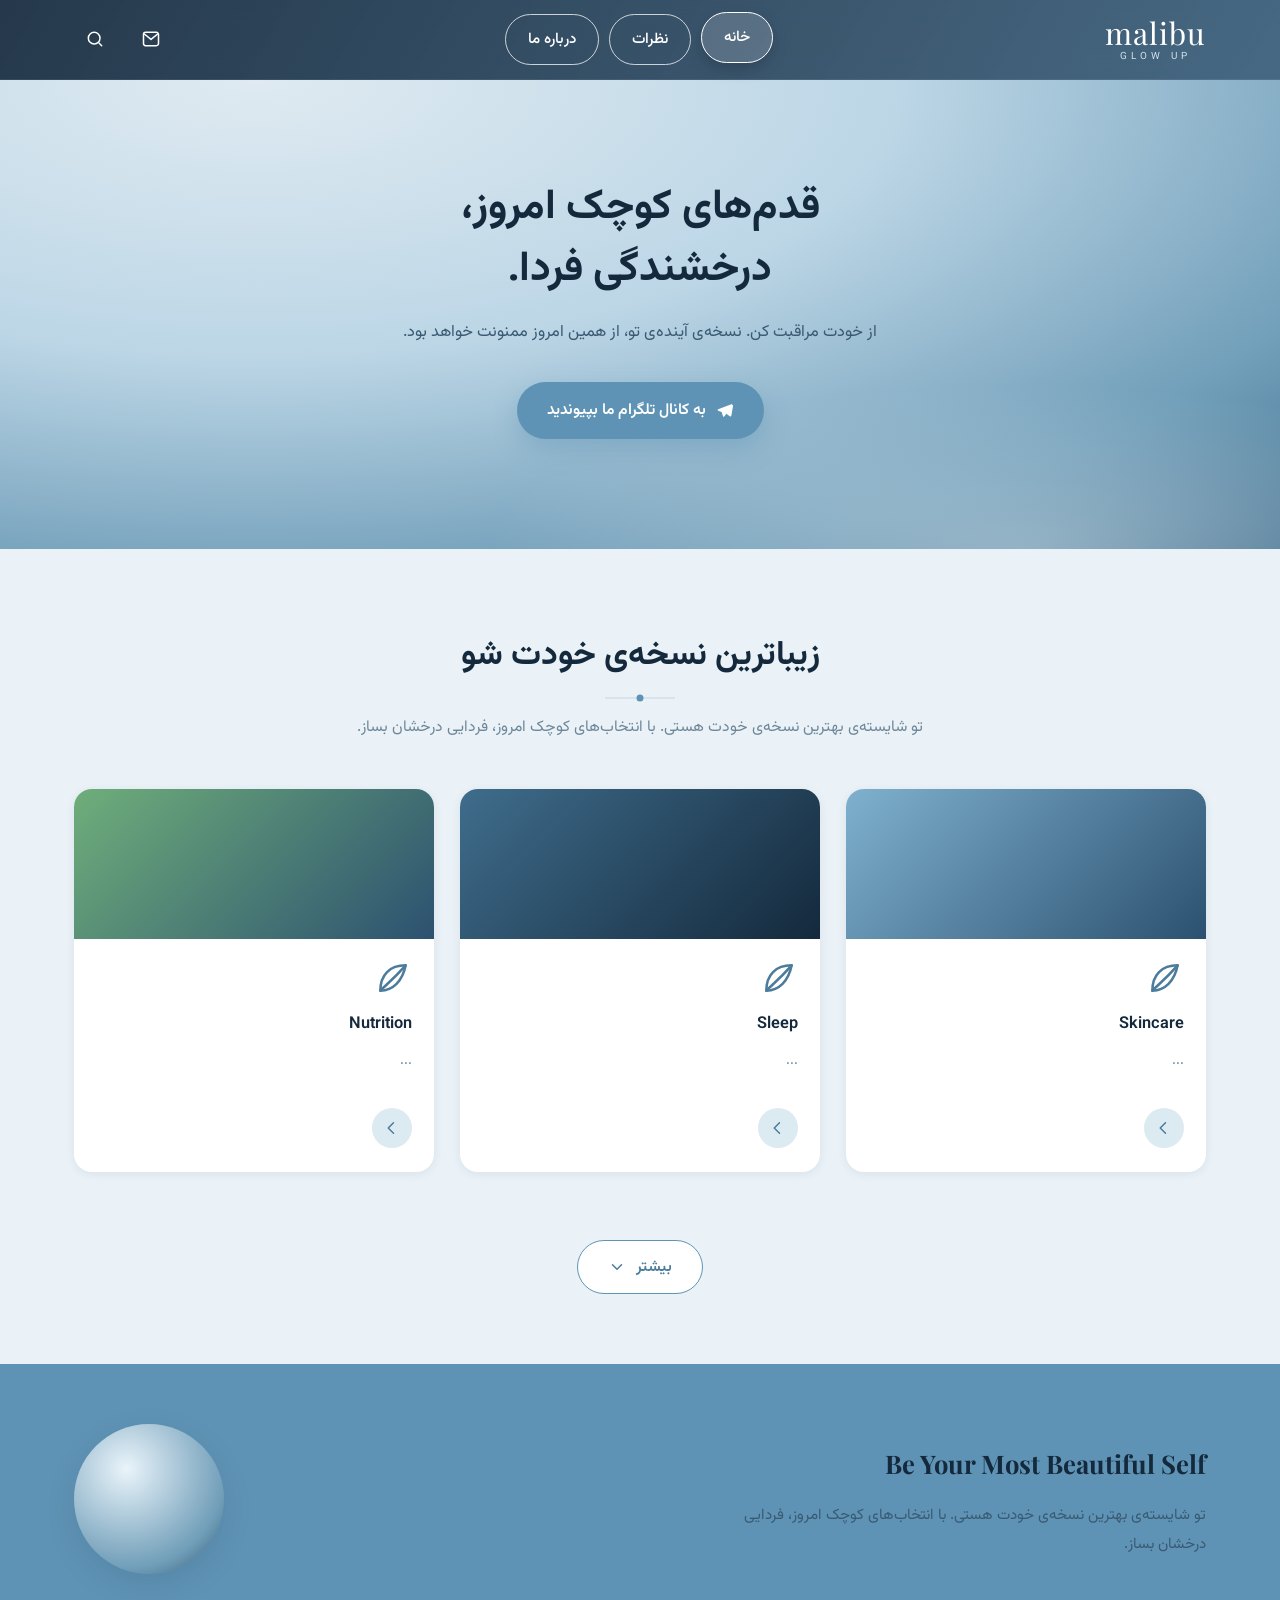
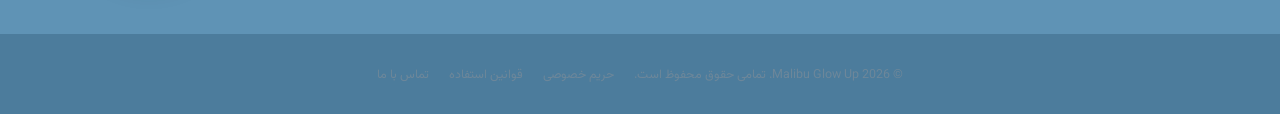
<file: index.html>
<!DOCTYPE html>
<html lang="fa" dir="rtl">
<head>
<meta charset="UTF-8">
<meta name="viewport" content="width=device-width, initial-scale=1.0">
<title>Malibu Glow Up | مینیمال گلواپ</title>
<link rel="stylesheet" href="style.css">
</head>
<body data-active-nav="home">

  <div id="site-header-mount"></div>

  <!-- HERO -->
  <section class="hero">
    <div class="hero-content">
      <h1>قدم‌های کوچک امروز،<br>درخشندگی فردا.</h1>
      <p>از خودت مراقبت کن. نسخه‌ی آینده‌ی تو، از همین امروز ممنونت خواهد بود.</p>
      <a class="btn btn-primary" href="https://t.me/betians" target="_blank" rel="noopener">
        <svg viewBox="0 0 24 24" fill="currentColor"><path d="M21.9 4.3c.2-.9-.6-1.6-1.5-1.3L2.9 9.7c-.9.3-.9 1.6 0 2l4.6 1.5 1.8 5.7c.3.9 1.5 1 2 .2l2.5-3.5 4.6 3.4c.8.6 2 .1 2.1-.9l2.4-13.8Z"/></svg>
        به کانال تلگرام ما بپیوندید
      </a>
    </div>
  </section>

  <!-- TOPICS -->
  <section class="section">
    <div class="container">
      <div class="section-heading reveal-el">
        <h2>زیباترین نسخه‌ی خودت شو</h2>
        <div class="divider"></div>
        <p>تو شایسته‌ی بهترین نسخه‌ی خودت هستی. با انتخاب‌های کوچک امروز، فردایی درخشان بساز.</p>
      </div>

      <div class="topics-grid" id="topics-primary"></div>
      <div class="topics-extra" id="topics-extra"></div>
    </div>
      <div class="more-wrap">
        <button class="btn btn-outline" id="more-toggle"></button>
      </div>
  </section>

  <!-- CLOSING BAND -->
  <section class="closing-band">
    <div class="container">
      <div class="closing-inner">
        <div class="closing-text reveal-el">
          <h3>Be Your Most Beautiful Self</h3>
          <div class="divider"></div>
          <p>تو شایسته‌ی بهترین نسخه‌ی خودت هستی. با انتخاب‌های کوچک امروز، فردایی درخشان بساز.</p>
        </div>
        <div class="closing-photo reveal-el"></div>
      </div>
    </div>
  </section>

  <div id="site-footer-mount"></div>

  <script src="topics-data.js"></script>
  <script src="header-footer.js"></script>
  <script src="main.js"></script>
  <script src="home-page.js"></script>
</body>
</html>
</file>
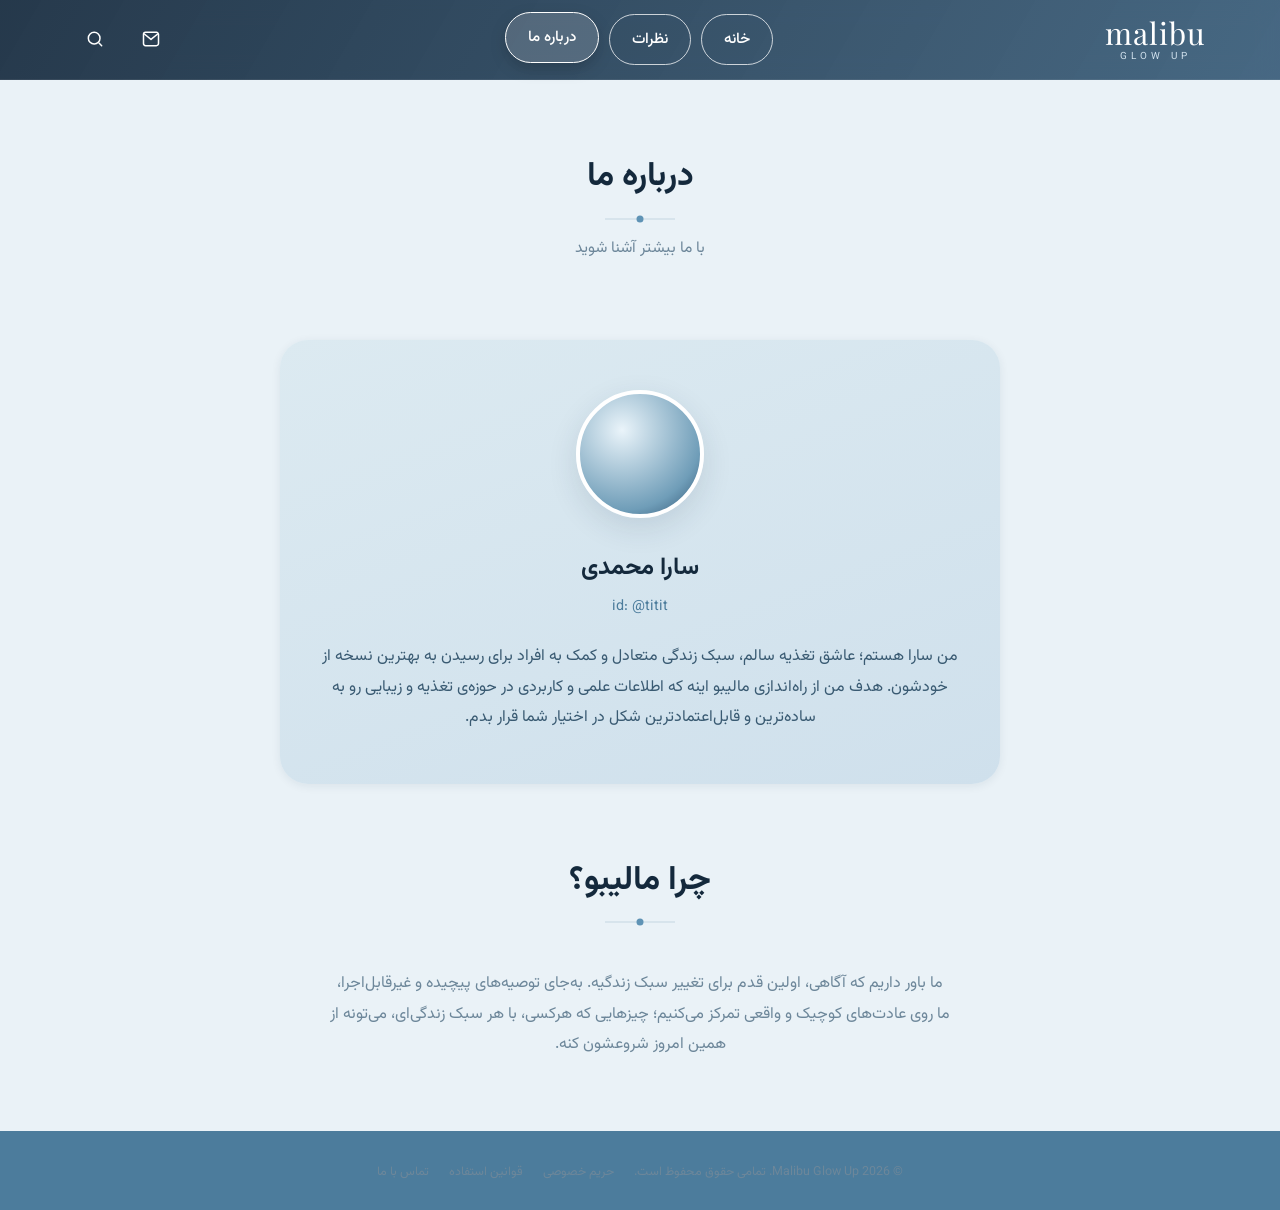
<file: about.html>
<!DOCTYPE html>
<html lang="fa" dir="rtl">
<head>
<meta charset="UTF-8">
<meta name="viewport" content="width=device-width, initial-scale=1.0">
<title>درباره ما | Malibu Glow Up</title>
<link rel="stylesheet" href="style.css">
</head>
<body data-active-nav="about">

  <div id="site-header-mount"></div>

  <section class="about-hero">
    <div class="container">
      <div class="section-heading reveal-el">
        <h2>درباره ما</h2>
        <div class="divider"></div>
        <p>با ما بیشتر آشنا شوید</p>
      </div>
    </div>
  </section>

  <div class="container">
    <div class="about-card reveal-el">
      <div class="about-avatar"></div>
      <h3>سارا محمدی</h3>
      <div class="role">id: @titit</div>
      <p>
        من سارا هستم؛ عاشق تغذیه سالم، سبک زندگی متعادل و کمک به افراد برای رسیدن به بهترین نسخه از خودشون.
        هدف من از راه‌اندازی مالیبو اینه که اطلاعات علمی و کاربردی در حوزه‌ی تغذیه و زیبایی رو به ساده‌ترین
        و قابل‌اعتمادترین شکل در اختیار شما قرار بدم.
      </p>
    </div>
  </div>

  <section class="about-why">
    <div class="container">
      <div class="section-heading reveal-el">
        <h2>چرا مالیبو؟</h2>
        <div class="divider"></div>
      </div>
      <p class="reveal-el">
        ما باور داریم که آگاهی، اولین قدم برای تغییر سبک زندگیه. به‌جای توصیه‌های پیچیده و غیرقابل‌اجرا،
        ما روی عادت‌های کوچیک و واقعی تمرکز می‌کنیم؛ چیزهایی که هرکسی، با هر سبک زندگی‌ای، می‌تونه از همین
        امروز شروعشون کنه.
      </p>
    </div>
  </section>

  <div id="site-footer-mount"></div>

  <script src="topics-data.js"></script>
  <script src="header-footer.js"></script>
  <script src="main.js"></script>
</body>
</html>
</file>
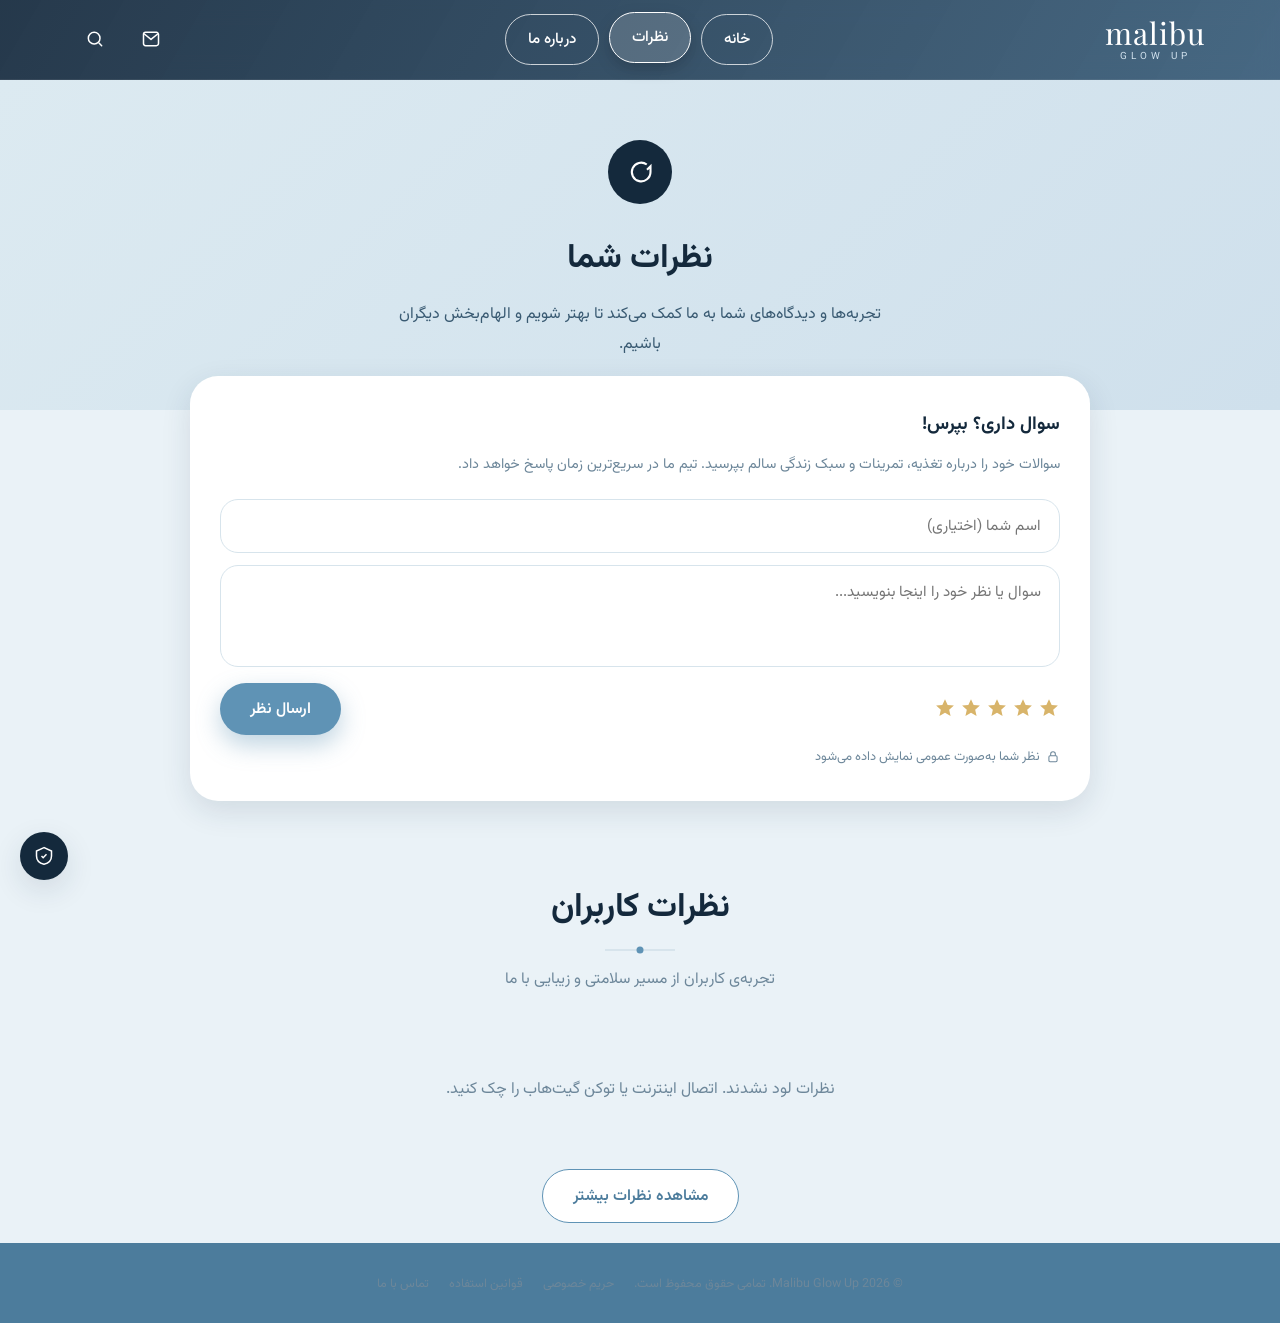
<file: comments.html>
<!DOCTYPE html>
<html lang="fa" dir="rtl">
<head>
<meta charset="UTF-8">
<meta name="viewport" content="width=device-width, initial-scale=1.0">
<title>نظرات شما | Malibu Glow Up</title>
<link rel="stylesheet" href="style.css">
</head>
<body data-active-nav="comments">

  <div id="site-header-mount"></div>

  <section class="comments-hero">
    <div class="container">
      <div class="comments-hero-icon reveal-el">
        <svg viewBox="0 0 24 24" fill="none" stroke="currentColor" stroke-width="1.8"><path d="M21 12a8 8 0 1 1-3.2-6.4"/><path d="M21 12v-5l-3 3"/></svg>
      </div>
      <h1 class="reveal-el">نظرات شما</h1>
      <p class="reveal-el">تجربه‌ها و دیدگاه‌های شما به ما کمک می‌کند تا بهتر شویم و الهام‌بخش دیگران باشیم.</p>
    </div>
  </section>

  <div class="container">
    <div class="ask-box reveal-el">
      <h3>سوال داری؟ بپرس!</h3>
      <p>سوالات خود را درباره تغذیه، تمرینات و سبک زندگی سالم بپرسید. تیم ما در سریع‌ترین زمان پاسخ خواهد داد.</p>
      <form id="ask-form">
        <div class="ask-form-row">
          <input type="text" id="ask-name" placeholder="اسم شما (اختیاری)">
        </div>
        <div class="ask-form-row" style="margin-top:12px;">
          <textarea id="ask-text" rows="3" placeholder="سوال یا نظر خود را اینجا بنویسید..."></textarea>
        </div>
        <div class="ask-meta">
          <div>
            <div class="star-picker" id="ask-star-picker"></div>
          </div>
          <button type="submit" class="btn btn-primary">ارسال نظر</button>
        </div>
        <div class="lock-note" style="margin-top:10px;">
          <svg viewBox="0 0 24 24" fill="none" stroke="currentColor" stroke-width="1.8"><rect x="5" y="10" width="14" height="10" rx="2"/><path d="M8 10V7a4 4 0 0 1 8 0v3"/></svg>
          نظر شما به‌صورت عمومی نمایش داده می‌شود
        </div>
      </form>
    </div>

    <section class="section" style="padding-bottom:20px;">
      <div class="section-heading reveal-el">
        <h2>نظرات کاربران</h2>
        <div class="divider"></div>
        <p>تجربه‌ی کاربران از مسیر سلامتی و زیبایی با ما</p>
      </div>

      <div class="reviews-list" id="reviews-list"></div>

      <div class="load-more-wrap" id="load-more-wrap">
        <button class="btn btn-outline" id="load-more-btn">مشاهده نظرات بیشتر</button>
      </div>
    </section>
  </div>

  <div id="site-footer-mount"></div>

  <button class="admin-fab" id="admin-fab"></button>

  <script src="topics-data.js"></script>
  <script src="header-footer.js"></script>
  <script src="main.js"></script>
  <script src="comments-store.js"></script>
  <script src="comments.js"></script>
</body>
</html>
</file>
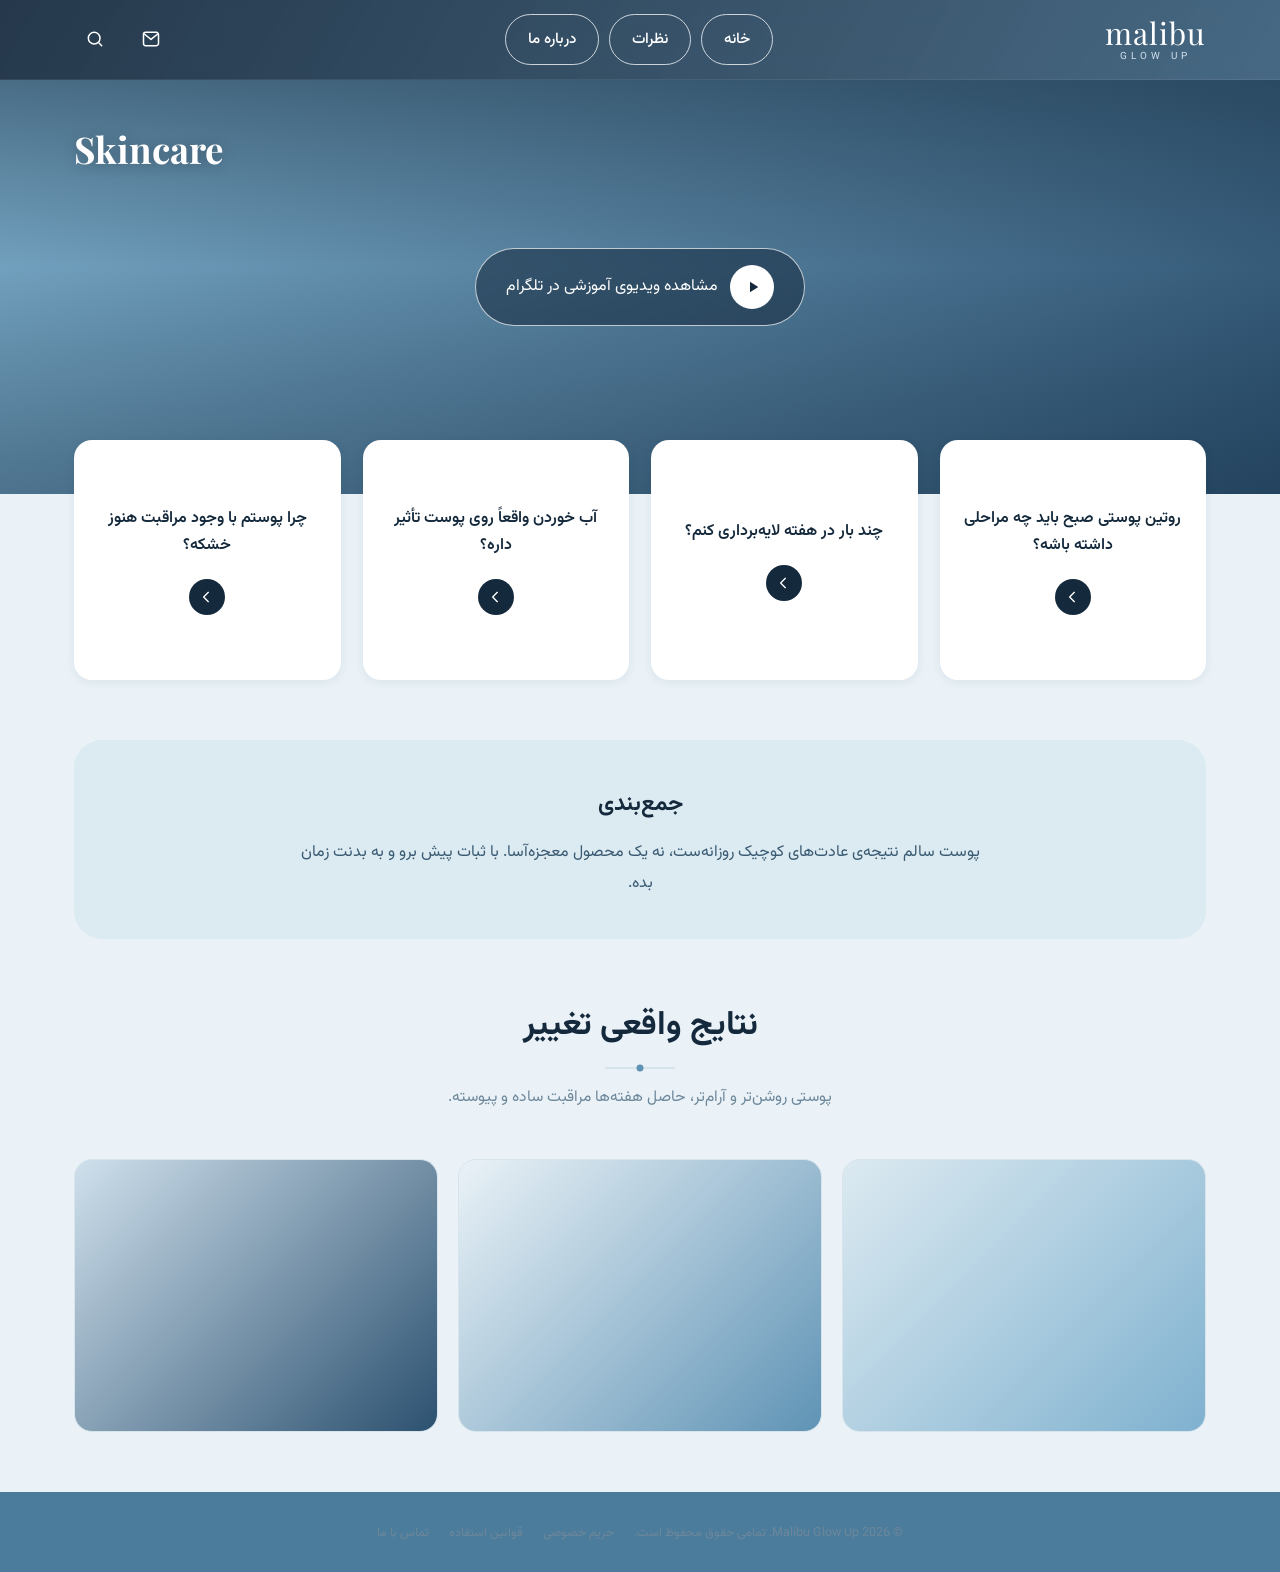
<file: topic.html>
<!DOCTYPE html>
<html lang="fa" dir="rtl">
<head>
<meta charset="UTF-8">
<meta name="viewport" content="width=device-width, initial-scale=1.0">
<title>موضوع | Malibu Glow Up</title>
<link rel="stylesheet" href="style.css">
</head>
<body>

  <div id="site-header-mount"></div>

  <section class="topic-hero" id="topic-hero">
    <div class="topic-hero-overlay"></div>
    <div class="topic-hero-inner container">
      <h1 class="topic-eyebrow" id="topic-eyebrow"></h1>
    </div>
    <div id="video-badge-wrap"></div>
  </section>

  <div class="container">
    <p class="topic-intro reveal-el" id="topic-intro"></p>

    <div class="qa-grid" id="qa-grid"></div>

    <div class="summary-box reveal-el">
      <h3 id="summary-title"></h3>
      <p id="summary-text"></p>
    </div>

    <div class="section-heading reveal-el">
      <h2 id="results-title"></h2>
      <div class="divider"></div>
      <p id="results-desc"></p>
    </div>
    <div class="results-grid" id="results-grid"></div>
  </div>

  <div id="site-footer-mount"></div>

  <script src="topics-data.js"></script>
  <script src="header-footer.js"></script>
  <script src="main.js"></script>
  <script src="topic-page.js"></script>
</body>
</html>
</file>
<file: style.css>
/* =========================================================
   MALIBU GLOW UP — Stylesheet
   Design tokens + base + components
   ========================================================= */

@import url('https://fonts.googleapis.com/css2?family=Playfair+Display:ital,wght@0,500;0,600;1,500&family=Vazirmatn:wght@300;400;500;600;700&display=swap');

:root{
  /* ---- Color tokens ---- */
  --navy-deep:      #14293c;
  --navy:           #1f3d55;
  --navy-soft:      #2c5170;
  --blue-primary:   #5f93b5;
  --blue-primary-d: #4c7c9c;
  --blue-mist:      #cfe0ec;
  --blue-pale:      #eaf2f7;
  --blue-pale-2:    #dceaf1;
  --ivory:          #fbfcfd;
  --white:          #ffffff;
  --ink:            #16324a;
  --ink-soft:       #395a72;
  --muted:          #6d879a;
  --line:           #d7e4ec;
  --gold:           #d8b46a;

  /* ---- Type ---- */
  --font-display: 'Playfair Display', 'Vazirmatn', serif;
  --font-body: 'Vazirmatn', 'Segoe UI', Tahoma, sans-serif;

  /* ---- Radii & shadow ---- */
  --r-sm: 10px;
  --r-md: 18px;
  --r-lg: 28px;
  --r-pill: 999px;
  --shadow-sm: 0 2px 10px rgba(22,50,74,0.08);
  --shadow-md: 0 10px 30px rgba(22,50,74,0.12);
  --shadow-lg: 0 20px 50px rgba(22,50,74,0.18);

  --ease: cubic-bezier(.22,1,.36,1);
}

*{ box-sizing:border-box; margin:0; padding:0; }

html{ scroll-behavior:smooth; }

body{
  font-family: var(--font-body);
  background: var(--blue-pale);
  color: var(--ink);
  direction: rtl;
  line-height: 1.9;
  overflow-x: hidden;
}

img{ max-width:100%; display:block; }
a{ color:inherit; text-decoration:none; }
button{ font-family:inherit; cursor:pointer; border:none; background:none; color:inherit; }
ul{ list-style:none; }

.container{
  max-width: 1180px;
  margin: 0 auto;
  padding: 0 24px;
}

@media (prefers-reduced-motion: reduce){
  *{ animation-duration: 0.01ms !important; transition-duration: 0.01ms !important; scroll-behavior:auto !important; }
}

/* =========================================================
   HEADER (shared, fixed/sticky across all pages)
   ========================================================= */
#site-header{
  position: sticky;
  top: 0;
  z-index: 500;
  background: linear-gradient(120deg, rgba(20,41,60,0.92), rgba(44,81,112,0.86));
  backdrop-filter: blur(14px);
  -webkit-backdrop-filter: blur(14px);
  border-bottom: 1px solid rgba(255,255,255,0.08);
  transition: box-shadow .4s var(--ease), background .4s var(--ease);
}
#site-header.scrolled{
  box-shadow: 0 8px 24px rgba(10,22,34,0.28);
  background: linear-gradient(120deg, rgba(16,33,48,0.97), rgba(31,61,85,0.94));
}

.header-inner{
  display:flex;
  align-items:center;
  justify-content:space-between;
  gap: 16px;
  padding: 14px 24px;
  max-width: 1180px;
  margin:0 auto;
}

.header-icons{
  display:flex;
  align-items:center;
  gap: 14px;
}
.icon-btn{
  width:42px; height:42px;
  display:flex; align-items:center; justify-content:center;
  border-radius:50%;
  color:#fff;
  transition: transform .3s var(--ease), background .3s var(--ease);
}
.icon-btn:hover{
  background: rgba(255,255,255,0.14);
  transform: translateY(-3px);
}
.icon-btn svg{ width:20px; height:20px; }

.header-nav{
  display:flex;
  align-items:center;
  gap: 10px;
}
.nav-pill{
  padding: 10px 22px;
  border-radius: var(--r-pill);
  border: 1.5px solid rgba(255,255,255,0.75);
  color: #fff;
  font-size: 0.95rem;
  font-weight: 500;
  background: transparent;
  transition: all .3s var(--ease);
  white-space: nowrap;
}
.nav-pill:hover, .nav-pill.active{
  background: rgba(255,255,255,0.16);
  border-color:#fff;
  transform: translateY(-2px);
  box-shadow: 0 6px 16px rgba(0,0,0,0.18);
}

.brand{
  text-align:center;
  line-height:1.1;
}
.brand-name{
  font-family: var(--font-display);
  font-size: 1.9rem;
  color:#fff;
  letter-spacing: 1px;
  direction: ltr;
  display:inline-block;
}
.brand-sub{
  display:block;
  font-size: 0.62rem;
  letter-spacing: 4px;
  color: var(--blue-mist);
  text-transform: uppercase;
  direction: ltr;
  margin-top: 2px;
}

/* mobile nav toggle */
.nav-toggle{ display:none; color:#fff; width:40px; height:40px; }
@media (max-width: 860px){
  .header-inner{ flex-wrap: wrap; }
  .header-nav{
    order: 3;
    width: 100%;
    justify-content: center;
    flex-wrap: wrap;
  }
  .nav-pill{ padding: 8px 16px; font-size: 0.85rem; }
}
@media (max-width: 480px){
  .brand-name{ font-size: 1.5rem; }
  .nav-pill{ padding: 7px 12px; font-size: 0.78rem; }
  .header-icons{ gap:8px; }
  .icon-btn{ width:36px; height:36px; }
}

/* search overlay */
#search-overlay{
  position: fixed; inset:0; z-index: 900;
  background: rgba(15,30,44,0.75);
  backdrop-filter: blur(6px);
  display:flex; align-items:flex-start; justify-content:center;
  padding-top: 12vh;
  opacity:0; pointer-events:none;
  transition: opacity .3s var(--ease);
}
#search-overlay.open{ opacity:1; pointer-events:all; }
.search-box{
  width: min(560px, 90vw);
  background: #fff;
  border-radius: var(--r-lg);
  padding: 20px;
  box-shadow: var(--shadow-lg);
  transform: translateY(-14px);
  transition: transform .35s var(--ease);
}
#search-overlay.open .search-box{ transform: translateY(0); }
.search-box input{
  width:100%;
  border: 2px solid var(--line);
  border-radius: var(--r-pill);
  padding: 12px 20px;
  font-family: inherit;
  font-size: 1rem;
  outline:none;
  transition: border-color .25s;
}
.search-box input:focus{ border-color: var(--blue-primary); }
.search-results{ margin-top: 14px; max-height: 40vh; overflow-y:auto; }
.search-result-item{
  padding: 10px 14px;
  border-radius: var(--r-md);
  transition: background .2s;
}
.search-result-item:hover{ background: var(--blue-pale); }
.search-close{
  position:absolute; top:18px; left:18px;
  color:#fff; width:36px; height:36px;
}

/* =========================================================
   BUTTONS
   ========================================================= */
.btn{
  display:inline-flex; align-items:center; gap:10px;
  padding: 14px 30px;
  border-radius: var(--r-pill);
  font-weight: 600;
  font-size: 0.98rem;
  transition: transform .3s var(--ease), box-shadow .3s var(--ease), background .3s var(--ease);
}
.btn-primary{
  background: var(--blue-primary);
  color: #fff;
  box-shadow: 0 10px 24px rgba(95,147,181,0.4);
}
.btn-primary:hover{
  background: var(--blue-primary-d);
  transform: translateY(-3px);
  box-shadow: 0 14px 30px rgba(95,147,181,0.5);
}
.btn-outline{
  border: 1.5px solid var(--blue-primary);
  color: var(--blue-primary-d);
  background: #fff;
}
.btn-outline:hover{
  background: var(--blue-pale-2);
  transform: translateY(-3px);
}
.btn svg{ width:18px; height:18px; }

/* =========================================================
   HOME — HERO BANNER
   ========================================================= */
.hero{
  position: relative;
  padding: 90px 24px 110px;
  text-align:center;
  overflow:hidden;
  background: radial-gradient(120% 140% at 20% 0%, #dfeaf1 0%, #bcd6e6 42%, #6f9db8 78%, #3f6d8c 100%);
}
.hero::before{
  content:'';
  position:absolute; inset:0;
  background: radial-gradient(60% 50% at 80% 100%, rgba(255,255,255,0.35), transparent 70%);
  pointer-events:none;
}
.hero-content{ position:relative; z-index:2; max-width: 640px; margin:0 auto; }
.hero h1{
  font-family: var(--font-display);
  font-size: clamp(1.8rem, 4vw, 2.6rem);
  color: var(--navy-deep);
  line-height:1.5;
  margin-bottom: 22px;
}
.hero p{
  color: var(--ink-soft);
  font-size: 1.02rem;
  margin-bottom: 34px;
}

/* =========================================================
   SECTION HEADINGS
   ========================================================= */
.section-heading{
  text-align:center;
  margin-bottom: 46px;
}
.section-heading h2{
  font-family: var(--font-display);
  font-size: clamp(1.5rem, 3vw, 2.1rem);
  color: var(--navy-deep);
  margin-bottom: 14px;
}
.section-heading .divider{
  width: 70px; height:2px;
  background: var(--line);
  margin: 0 auto 14px;
  position:relative;
}
.section-heading .divider::after{
  content:'';
  position:absolute; top:50%; right:50%;
  width:7px; height:7px; border-radius:50%;
  background: var(--blue-primary);
  transform: translate(50%,-50%);
}
.section-heading p{ color: var(--muted); font-size: 0.98rem; }

.section{ padding: 70px 0; }

/* =========================================================
   TOPIC CARDS (home page grid)
   ========================================================= */
.topics-grid{
  display:grid;
  grid-template-columns: repeat(3, 1fr);
  gap: 26px;
}
@media (max-width: 900px){ .topics-grid{ grid-template-columns: repeat(2,1fr);} }
@media (max-width: 560px){ .topics-grid{ grid-template-columns: 1fr; } }

.topic-card{
  background:#fff;
  border-radius: var(--r-md);
  overflow:hidden;
  box-shadow: var(--shadow-sm);
  transition: transform .4s var(--ease), box-shadow .4s var(--ease);
  opacity:0; transform: translateY(24px);
}
.topic-card.reveal{ opacity:1; transform: translateY(0); }
.topic-card:hover{
  transform: translateY(-10px);
  box-shadow: var(--shadow-md);
}
.topic-card-media{
  height: 150px;
  background: linear-gradient(135deg, var(--tc1, #5f93b5), var(--tc2, #2c5170));
  position:relative;
}
.topic-card-body{ padding: 20px 22px 24px; }
.topic-card-icon{
  width:38px; height:38px;
  margin-bottom: 12px;
  color: var(--blue-primary-d);
}
.topic-card-title{
  font-weight:600;
  font-size: 1.02rem;
  color: var(--navy-deep);
  margin-bottom: 8px;
}
.topic-card-desc{
  font-size: 0.88rem;
  color: var(--muted);
  margin-bottom: 16px;
  min-height: 44px;
}
.topic-card-arrow{
  width:40px; height:40px;
  border-radius:50%;
  background: var(--blue-pale-2);
  color: var(--blue-primary-d);
  display:flex; align-items:center; justify-content:center;
  transition: all .3s var(--ease);
}
.topic-card-arrow:hover{
  background: var(--blue-primary);
  color:#fff;
  transform: translateX(-4px) scale(1.06);
}
.topic-card-arrow svg{ width:18px; height:18px; }

.more-wrap{ text-align:center; margin-top: 42px; }
#more-toggle{
  display:inline-flex; align-items:center; gap:10px;
}
#more-toggle svg{ transition: transform .35s var(--ease); }
#more-toggle.open svg{ transform: rotate(180deg); }

.topics-extra{
  display:grid;
  grid-template-columns: repeat(3, 1fr);
  gap: 26px;
  margin-top: 26px;
  max-height: 0;
  overflow: hidden;
  opacity: 0;
 
  transition: max-height .6s var(--ease), opacity .5s var(--ease), margin-top .5s var(--ease);
}
.topics-extra.open{
  max-height: 2000px;
  opacity: 1;
}
@media (max-width: 900px){ .topics-extra{ grid-template-columns: repeat(2,1fr);} }
@media (max-width: 560px){ .topics-extra{ grid-template-columns: 1fr; } }

/* =========================================================
   HOME — CLOSING BAND
   ========================================================= */
.closing-band{
  background: var(--blue-primary);
  padding: 60px 0;
}
.closing-inner{
  display:flex; align-items:center; gap: 46px;
  flex-wrap: wrap;
  justify-content:center;
  text-align:center;
}
.closing-photo{
  width: 150px; height:150px; border-radius:50%;
  background: radial-gradient(circle at 35% 30%, #eaf4fa, #6f9db8 70%, #2c5170);
  flex-shrink:0;
  box-shadow: var(--shadow-md);
}
.closing-text{ max-width: 480px; text-align: center; }
.closing-text h3{
  font-family: var(--font-display);
  font-size: 1.6rem;
  color: var(--navy-deep);
  margin-bottom: 12px;
  direction: ltr;
}
.closing-text .divider{ margin: 0 auto 14px; }
.closing-text p{ color: var(--ink-soft); font-size: 0.95rem; }

@media (min-width: 720px){
  .closing-inner{ justify-content: space-between; text-align: right; }
  .closing-text{ text-align: right; }
  .closing-text .divider{ margin: 0 0 14px; }
}

/* =========================================================
   FOOTER
   ========================================================= */
footer.site-footer{
  background: var(--blue-primary-d);
  color: #fff;
  padding: 30px 0 26px;
}
.footer-bottom{
  width:100%;
  display:flex; flex-wrap:wrap; gap: 8px 20px;
  align-items:center; justify-content:center;
  font-size: 0.78rem;
  color: var(--muted);
  text-align: center;
}
.footer-bottom a{ transition: color .25s; }
.footer-bottom a:hover{ color: var(--navy-deep); }

/* =========================================================
   TOPIC PAGE
   ========================================================= */
.topic-hero{
  position:relative;
  width:100%;
  min-height: 46vh;
  background-size: cover;
  background-position:center;
  display:flex; align-items:flex-start;
  padding: 34px 0;
}
.topic-hero-overlay{
  position:absolute; inset:0;
  background: linear-gradient(180deg, rgba(20,41,60,0.5), rgba(20,41,60,0.05)45%,rgba(20,41,60,0.35));
}
.topic-hero-inner{ position:relative; z-index:2; width:100%; }
.topic-eyebrow{
  font-family: var(--font-display);
  font-size: clamp(1.6rem,3.4vw,2.3rem);
  color:#fff;
  direction: ltr;
  text-shadow: 0 2px 14px rgba(0,0,0,0.25);
}

.video-badge{
  position:absolute; z-index:3;
  inset:0;
  display:flex; align-items:center; justify-content:center;
}
.video-badge-btn{
  display:flex; align-items:center; gap:12px;
  background: rgba(20,41,60,0.55);
  border: 1.5px solid rgba(255,255,255,0.7);
  color:#fff;
  padding: 16px 30px;
  border-radius: var(--r-pill);
  backdrop-filter: blur(6px);
  transition: all .35s var(--ease);
}
.video-badge-btn:hover{
  background: var(--blue-primary);
  border-color: var(--blue-primary);
  transform: scale(1.06);
  box-shadow: 0 14px 34px rgba(0,0,0,0.3);
}
.video-badge-btn .play-circle{
  width:44px; height:44px; border-radius:50%;
  background:#fff; color: var(--navy-deep);
  display:flex; align-items:center; justify-content:center;
  flex-shrink:0;
}
.video-badge-btn .play-circle svg{ width:18px; height:18px; margin-right:-2px; }

.topic-intro{
  padding: 46px 0 10px;
  max-width: 760px;
  margin: 0 auto;
  text-align:center;
  color: var(--ink-soft);
  font-size: 1rem;
}

/* Flip cards */
.qa-grid{
  display:grid;
  grid-template-columns: repeat(auto-fit, minmax(210px,1fr));
  gap: 22px;
  padding: 40px 0 10px;
  align-items: stretch;
  position: relative;
  z-index: 5;
  margin-top: -150px;
}
.qa-card{
  perspective: 1400px;
  height: 240px;
  transition: height .5s var(--ease), transform 04s var(--ease);
}
.qa-card.reveal:hover{
  transform: translateY(-6px);
}
.qa-card-inner{
  position:relative;
  width:100%; height:100%;
  transform-style: preserve-3d;
  transition: transform .7s var(--ease);
}
.qa-card.flipped .qa-card-inner{ transform: rotateY(180deg); }
.qa-card.flipped{ height: 300px; }
.qa-card-face{
  position:absolute; inset:0;
  backface-visibility:hidden;
  -webkit-backface-visibility:hidden;
  border-radius: var(--r-md);
  padding: 24px 20px;
  display:flex; flex-direction:column;
  justify-content:center;
  align-items: center;
  text-align: center;
  gap: 20px;
}
.qa-card-front{
  background:#fff;
  box-shadow: var(--shadow-sm);
  transition: box-shadow .3s;
}
.qa-card:hover .qa-card-front{ box-shadow: var(--shadow-md); }
.qa-card-question{
  font-weight:600;
  color: var(--navy-deep);
  font-size: 1rem;
  line-height:1.7;
}
.qa-card-back{
  background: linear-gradient(150deg, rgba(22,50,74,0.94), rgba(44,81,112,0.9));
  color: #eaf2f7;
  transform: rotateY(180deg);
  font-size: 0.9rem;
  line-height: 1.9;
  overflow-y:auto;
}
.qa-flip-btn{
 
  width:36px; height:36px; border-radius:50%;
  background: var(--navy-deep);
  color: #fff;
  display:flex; align-items:center; justify-content:center;
  transition: all .3s var(--ease);
}
.qa-flip-btn:hover{ background: var(--blue-primary);  transform: scale(1.08); }
.qa-flip-btn svg{ width:16px; height:16px; }
.qa-card-back .qa-flip-btn{ background: rgba(255,255,255,0.14); color:#fff; }
.qa-card-back .qa-flip-btn:hover{ background: rgba(255,255,255,0.3); }

/* Summary rounded box */
.summary-box{
  background: var(--blue-pale-2);
  border-radius: var(--r-lg);
  padding: 40px 36px;
  text-align:center;
  margin: 50px 0;
}
.summary-box h3{
  font-family: var(--font-display);
  color: var(--navy-deep);
  font-size: 1.4rem;
  margin-bottom: 16px;
}
.summary-box p{ color: var(--ink-soft); max-width: 680px; margin: 0 auto; }

/* Results images */
.results-grid{
  display:grid;
  grid-template-columns: repeat(3, 1fr);
  gap: 20px;
  padding-bottom: 60px;
}
@media (max-width: 760px){ .results-grid{ grid-template-columns: 1fr; } }
.result-photo{
  aspect-ratio: 4/3;
  border-radius: var(--r-md);
  border: 1px solid var(--line);
  background: linear-gradient(135deg, var(--rc1,#cfe0ec), var(--rc2,#5f93b5));
}

/* =========================================================
   ABOUT PAGE
   ========================================================= */
.about-hero{ padding: 60px 0 10px; text-align:center; }
.about-card{
  background: linear-gradient(160deg, var(--blue-pale-2), var(--blue-mist));
  border-radius: var(--r-lg);
  padding: 50px 34px;
  text-align:center;
  max-width: 720px;
  margin: 20px auto 60px;
  box-shadow: var(--shadow-sm);
}
.about-avatar{
  width: 128px; height:128px; border-radius:50%;
  margin: 0 auto 24px;
  background: radial-gradient(circle at 35% 30%, #eaf4fa, #6f9db8 70%, #2c5170);
  border: 4px solid #fff;
  box-shadow: var(--shadow-md);
}
.about-card h3{
  font-family: var(--font-display);
  color: var(--navy-deep);
  font-size: 1.5rem;
  margin-bottom: 6px;
}
.about-card .role{
  color: var(--blue-primary-d);
  font-size: 0.9rem;
  direction: ltr;
  margin-bottom: 22px;
}
.about-card p{ color: var(--ink-soft); }
.about-why{ text-align:center; padding-bottom: 70px; }
.about-why p{ color: var(--muted); max-width: 620px; margin: 0 auto; }

/* =========================================================
   COMMENTS PAGE
   ========================================================= */
.comments-hero{
  background: linear-gradient(135deg, var(--blue-pale-2), var(--blue-mist));
  padding: 60px 0 50px;
  text-align:center;
}
.comments-hero-icon{
  width:64px; height:64px;
  margin: 0 auto 18px;
  border-radius:50%;
  background: var(--navy-deep);
  color:#fff;
  display:flex; align-items:center; justify-content:center;
}
.comments-hero-icon svg{ width:28px; height:28px; }
.comments-hero h1{
  font-family: var(--font-display);
  font-size: clamp(1.5rem,3vw,2.1rem);
  color: var(--navy-deep);
  margin-bottom: 14px;
}
.comments-hero p{ color: var(--ink-soft); max-width: 520px; margin:0 auto; }

.ask-box{
  background:#fff;
  border-radius: var(--r-lg);
  box-shadow: var(--shadow-md);
  padding: 32px 30px;
  margin: -34px auto 0;
  max-width: 900px;
  position:relative; z-index: 5;
}
.ask-box h3{ color: var(--navy-deep); font-size: 1.15rem; margin-bottom: 8px; }
.ask-box > p{ color: var(--muted); font-size: 0.9rem; margin-bottom: 20px; }
.ask-form-row{
  display:flex; gap: 14px; flex-wrap: wrap;
  align-items:stretch;
}
.ask-form-row input[type=text], .ask-form-row textarea, .name-input{
  flex:1;
  border: 1.5px solid var(--line);
  border-radius: var(--r-md);
  padding: 14px 18px;
  font-family: inherit;
  font-size: 0.95rem;
  resize: none;
  min-width: 200px;
  transition: border-color .25s;
}
.ask-form-row textarea:focus, .ask-form-row input:focus{ outline:none; border-color: var(--blue-primary); }
.ask-meta{
  display:flex; justify-content:space-between; align-items:center;
  margin-top: 16px; flex-wrap: wrap; gap: 12px;
}
.lock-note{ display:flex; align-items:center; gap:6px; font-size: 0.8rem; color: var(--muted); }
.lock-note svg{ width:14px; height:14px; }

.star-picker{ display:flex; gap:4px; margin-top: 10px; }
.star-picker svg{ width:22px; height:22px; color: var(--line); cursor:pointer; transition: color .15s, transform .15s; }
.star-picker span.active svg{ color: var(--gold); }
.star-picker svg:hover{ transform: scale(1.15); }

.reviews-list{ margin-top: 50px; display:flex; flex-direction:column; gap: 18px; }
.review-card{
  background:#fff;
  border-radius: var(--r-md);
  box-shadow: var(--shadow-sm);
  padding: 22px 24px;
  display:flex; justify-content:space-between; gap: 18px;
  flex-wrap: wrap;
  transition: box-shadow .3s;
}
.review-card:hover{ box-shadow: var(--shadow-md); }
.review-body{ flex:1; min-width: 220px; }
.review-body > p{ color: var(--ink-soft); margin-bottom: 14px; }
.review-actions{ display:flex; align-items:center; gap:18px; font-size: 0.85rem; color: var(--muted); }
.like-btn{ display:flex; align-items:center; gap:6px; transition: color .25s, transform .25s; }
.like-btn svg{ width:17px; height:17px; }
.like-btn.liked{ color:#c9536b; }
.like-btn.liked svg{ fill:#c9536b; }
.like-btn:hover{ transform: translateY(-2px); }
.admin-reply-btn{ display:flex; align-items:center; gap:6px; color: var(--blue-primary-d); transition: color .2s; }
.admin-reply-btn:hover{ color: var(--navy-deep); }
.admin-reply-btn svg{ width:15px; height:15px; }

.review-side{
  display:flex; flex-direction:column; align-items:flex-end; gap:6px; text-align:left;
  min-width: 130px;
}
.review-avatar{
  width:52px; height:52px; border-radius:50%;
  background: radial-gradient(circle at 35% 30%, #eaf4fa, var(--av,#6f9db8) 75%, var(--av2,#2c5170));
  margin-bottom: 4px;
}
.review-name{ font-weight:600; color: var(--navy-deep); font-size: 0.95rem; }
.review-time{ font-size: 0.75rem; color: var(--muted); }
.review-stars{ display:flex; gap:2px; }
.review-stars svg{ width:14px; height:14px; color: var(--line); }
.review-stars span.filled svg{ color: var(--gold); }

.admin-reply-box{
  margin-top: 14px;
  background: var(--blue-pale-2);
  border-radius: var(--r-md);
  padding: 14px 18px;
  font-size: 0.88rem;
  color: var(--ink);
}
.admin-reply-box b{ color: var(--blue-primary-d); }
.admin-reply-form{ display:flex; gap:10px; margin-top:10px; }
.admin-reply-form input{
  flex:1; border:1.5px solid var(--line); border-radius: var(--r-pill); padding: 8px 16px; font-family:inherit;
}

.load-more-wrap{ text-align:center; margin-top: 34px; }

/* Admin login floating */
.admin-fab{
  position: fixed; left: 20px; bottom: 20px; z-index: 400;
  background: var(--navy-deep); color:#fff;
  width:48px; height:48px; border-radius:50%;
  display:flex; align-items:center; justify-content:center;
  box-shadow: var(--shadow-md);
  transition: transform .3s var(--ease);
}
.admin-fab:hover{ transform: scale(1.08) rotate(-8deg); }
.admin-fab svg{ width:20px; height:20px; }
.admin-fab.active{ background: var(--gold); color: var(--navy-deep); }

/* =========================================================
   SCROLL REVEAL (generic)
   ========================================================= */
.reveal-el{ opacity:0; transform: translateY(28px); transition: opacity .7s var(--ease), transform .7s var(--ease); }
.reveal-el.reveal{ opacity:1; transform: translateY(0); }

/* Toast */
#toast{
  position: fixed; bottom: 24px; right: 24px; z-index: 999;
  background: var(--navy-deep); color:#fff;
  padding: 14px 22px; border-radius: var(--r-md);
  box-shadow: var(--shadow-lg);
  transform: translateY(20px); opacity:0;
  transition: all .35s var(--ease);
  font-size: 0.88rem;
  pointer-events:none;
}
#toast.show{ transform: translateY(0); opacity:1; }
</file>
